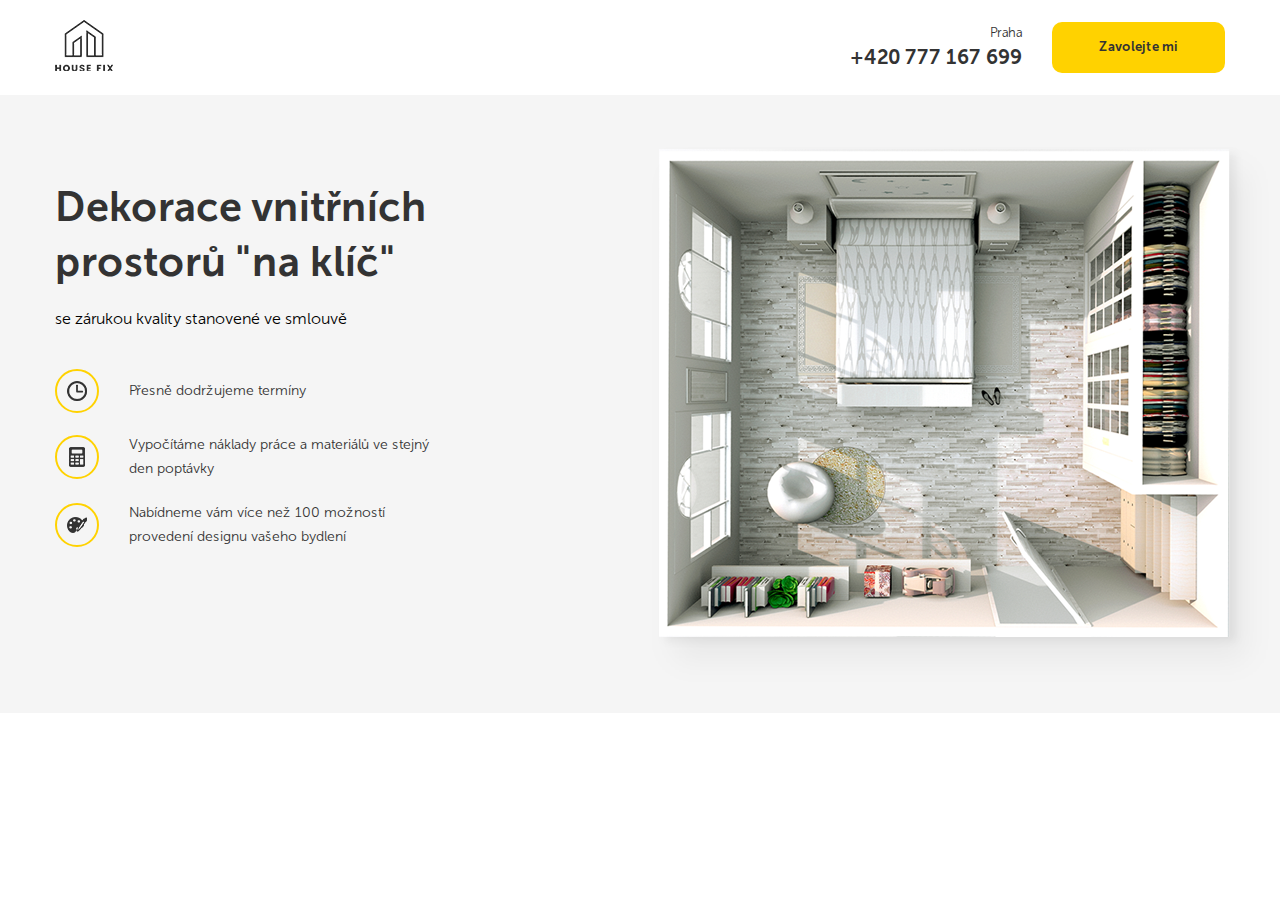
<file: src/index.html>
<!DOCTYPE html>
<html lang="cz">
<head>
    <meta charset="UTF-8">
    <meta http-equiv="X-UA-Compatible" content="IE=edge">
    <meta name="viewport" content="width=device-width, initial-scale=1.0">
    
    <title>House Fix</title>

    <link rel="stylesheet" href="css/normalize.css">
    <link rel="stylesheet" href="css/style.css">

</head>
<body>
    <header class="header">
        <div class="container">
            <div class="header-block">
                <div class="header__logo">
                    <img src="img/logo.png" alt="Logo">
                </div>
                <div class="header__info">
                    <div class="header__contacts">
                        <span class="header__adress">Praha</span>
                        <a href="tel:+420777167699" class="header__phone">+420 777 167 699</a>
                    </div>
                    <button class="button header__button">Zavolejte mi</button>
                </div>
            </div>
        </div>
    </header>

    <main>
        <section class="main">
            <div class="container">
                <div class="main-block">
                    <div class="main-text">
                        <h1 class="main-text__title">Dekorace vnitřních prostorů "na klíč"</h1>
                        <span class="main-text__subtitle">se zárukou kvality stanovené ve smlouvě</span>
                        <ul class="main-list">
                            <li class="main-list__item">
                                <div class="main-list__image">
                                    <img src="img/clock-circular-outline_(3).png" alt="Hodiny">
                                </div>
                                <span class="main-list__text">Přesně dodržujeme termíny</span>
                            </li>
                            <li class="main-list__item">
                                <div class="main-list__image">
                                    <img src="img/calculator.png" alt="Kalkulačka">
                                </div>
                                <span class="main-list__text">Vypočítáme náklady práce a materiálů ve stejný den poptávky </span>
                            </li>
                            <li class="main-list__item">
                                <div class="main-list__image">
                                    <img src="img/paint.png" alt="Paleta">
                                </div>
                                <span class="main-list__text">Nabídneme vám více než 100 možností provedení designu vašeho bydlení</span>
                            </li>
                        </ul>
                    </div>
                    <div class="main-image">
                        <img src="img/main-image.png" alt="Rozpoložení Bytu">
                    </div>
                </div>
            </div>
        </section>   
    </main>
</body>
</html>
</file>
<file: src/css/style.css>
@font-face {
  font-family: "Museo Sans Light";
  src: url("../css/fonts/MuseoSans/MuseoSansCyrl-300.eot");
  src: url("../css/fonts/MuseoSans/MuseoSansCyrl-300.eot?#iefix") format("embedded-opentype"), url("../css/fonts/MuseoSans/MuseoSansCyrl-300.woff") format("woff"), url("../css/fonts/MuseoSans/MuseoSansCyrl-300.ttf") format("truetype");
  font-weight: normal;
  font-style: normal;
}
@font-face {
  font-family: "Museo Sans Bold";
  src: url("../css/fonts/MuseoSans/MuseoSansCyrl-700.eot");
  src: url("../css/fonts/MuseoSans/MuseoSansCyrl-700.eot?#iefix") format("embedded-opentype"), url("../css/fonts/MuseoSans/MuseoSansCyrl-700.woff") format("woff"), url("../css/fonts/MuseoSans/MuseoSansCyrl-700.ttf") format("truetype");
  font-weight: normal;
  font-style: normal;
}
body {
  font-family: "Museo Sans Light", sans-serif;
  font-weight: 300;
}

.container {
  max-width: 1170px;
  width: 96%;
  margin: auto;
}
@media (max-width: 640px) {
  .container {
    width: 90%;
  }
}

.button {
  background-color: #ffd200;
  color: #333;
  border: none;
}

.header {
  padding: 20px 0;
}
.header-block {
  display: flex;
  justify-content: space-between;
  align-items: center;
}
.header__info {
  display: flex;
  text-align: right;
}
.header__contacts {
  display: flex;
  flex-direction: column;
  justify-content: center;
}
@media (max-width: 640px) {
  .header__contacts {
    display: none;
  }
}
.header__adress {
  color: #333;
  font-size: 13px;
  font-weight: 400;
}
.header__phone {
  color: #333;
  font-family: "Museo Sans Bold", sans-serif;
  font-weight: 700;
  font-size: 20px;
  font-weight: 400;
  text-decoration: none;
  display: block;
  margin-top: 5px;
}
.header__button {
  padding: 18px 47px;
  font-family: "Museo Sans Bold", sans-serif;
  font-weight: 700;
  border-radius: 10px;
  margin-left: 30px;
  font-size: 13px;
}

.main {
  background-color: #f5f5f5;
}
.main-block {
  display: flex;
  padding: 40px 0 15px 0;
}
@media (max-width: 1200px) {
  .main-block {
    flex-direction: column;
  }
}
.main-text {
  flex-basis: 50%;
}
@media (max-width: 1200px) {
  .main-text {
    margin-bottom: 30px;
  }
}
.main-text__title {
  font-size: 41px;
  color: #333;
  padding-right: 200px;
  font-family: "Museo Sans Bold", sans-serif;
  font-weight: 700;
  line-height: 55px;
  margin: 45px 0 20px 0;
}
@media (max-width: 1200px) {
  .main-text__title {
    padding-right: 10px;
  }
}
@media (max-width: 640px) {
  .main-text__title {
    font-size: 30px;
    line-height: 1.4;
  }
}
.main-text_subtitle {
  font-size: 20px;
  color: #333;
  line-height: 65px;
}
@media (max-width: 640px) {
  .main-text_subtitle {
    font-size: 16px;
    line-height: 1.4;
  }
}
.main-image {
  margin-right: -55px;
}
@media (max-width: 1200px) {
  .main-image {
    width: 100%;
  }
}
.main-list {
  margin: 40px 0 0 0;
  padding: 0 0 0 0;
}
@media (max-width: 640px) {
  .main-list {
    margin: 30px 0 0 0;
  }
}
.main-list__item {
  display: flex;
  align-items: center;
  margin-bottom: 20px;
}
@media (max-width: 640px) {
  .main-list__item {
    margin-bottom: 15px;
  }
}
.main-list__image {
  width: 40px;
  height: 40px;
  border: 2px solid #ffd200;
  border-radius: 50px;
  display: flex;
  justify-content: center;
  align-items: center;
  margin-right: 30px;
}
.main-list__text {
  font-size: 14px;
  line-height: 24px;
  color: #333;
  max-width: 300px;
}
@media (max-width: 640px) {
  .main-list__text {
    font-size: 12px;
    max-width: 250px;
  }
}/*# sourceMappingURL=style.css.map */
</file>
